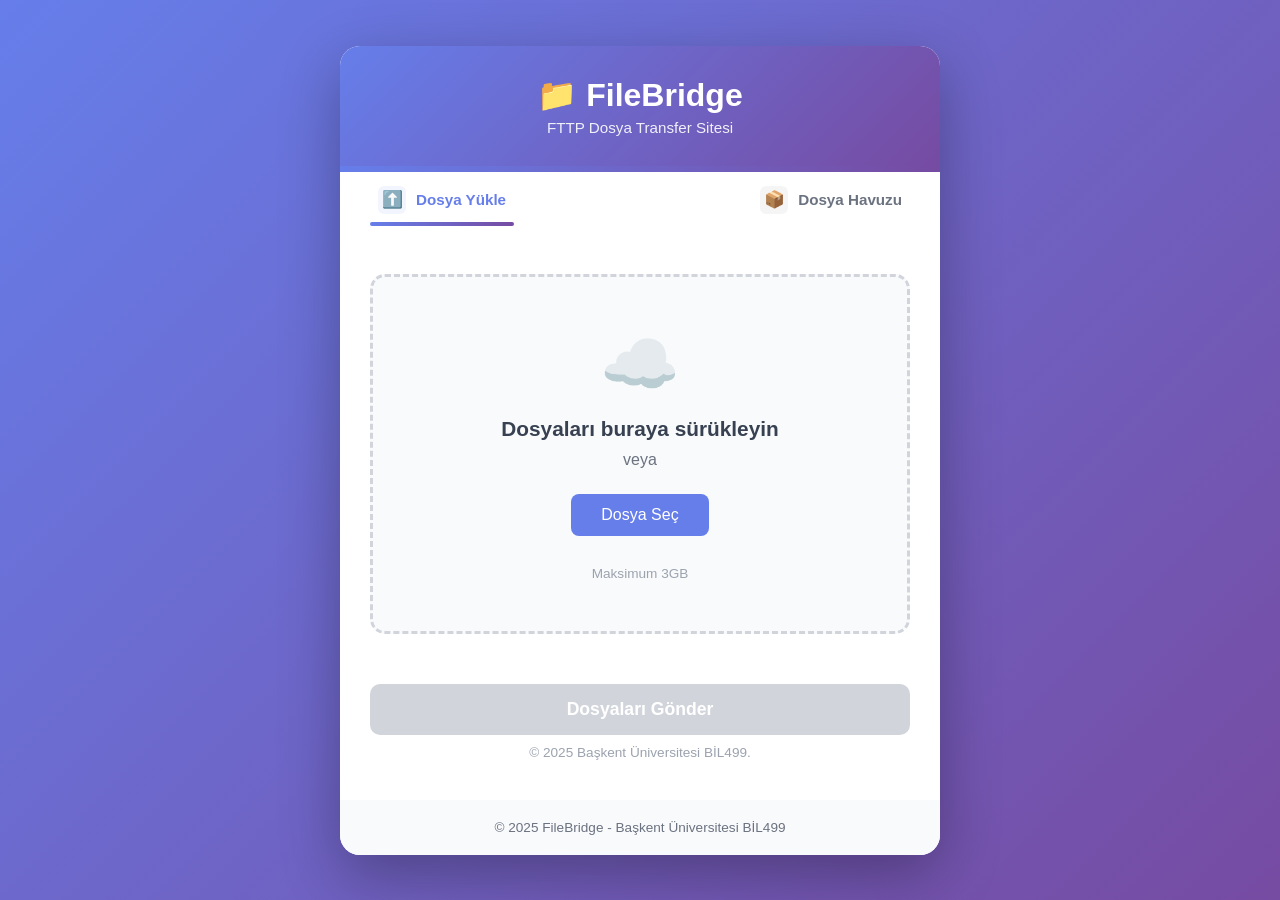
<file: FileBridge/upload/index.html>
<!DOCTYPE html>
<html lang="tr">

<head>
    <meta charset="UTF-8">
    <meta name="viewport" content="width=device-width, initial-scale=1.0">
    <title>FileBridge - Dosya Transfer</title>
    <link rel="stylesheet" href="style.css">
</head>

<body>
    <div class="container">
        <header>
            <h1>📁 FileBridge</h1>
            <p>FTTP Dosya Transfer Sitesi</p>
        </header>

        <nav class="page-tabs" aria-label="Sayfa sekmeleri">
            <a class="tab active" aria-current="page">
                <span class="tab-icon">⬆️</span>
                <span class="tab-label">Dosya Yükle</span>
            </a>
            <a class="tab" href="../pool/indexpool.html">
                <span class="tab-icon">📦</span>
                <span class="tab-label">Dosya Havuzu</span>
            </a>
        </nav>

        <main class="upload-section">
            <div class="upload-area" id="uploadArea">
                <div class="upload-icon">☁️</div>
                <h2>Dosyaları buraya sürükleyin</h2>
                <p>veya</p>
                <button class="btn-select" id="btnSelect">Dosya Seç</button>
                <input type="file" id="fileInput" multiple hidden>
                <span class="file-info">Maksimum 3GB</span>
            </div>

            <div class="file-list" id="fileList"></div>

            <button class="btn-upload" id="btnUpload" disabled title="© 2025 Başkent Üniversitesi BİL499.">
                Dosyaları Gönder
            </button>
            <div class="upload-note" id="uploadNote">© 2025 Başkent Üniversitesi BİL499.</div>
        </main>

        <footer>
            <p>© 2025 FileBridge - Başkent Üniversitesi BİL499</p>
        </footer>
    </div>

    <script src="script.js"></script>
</body>

</html>
</file>
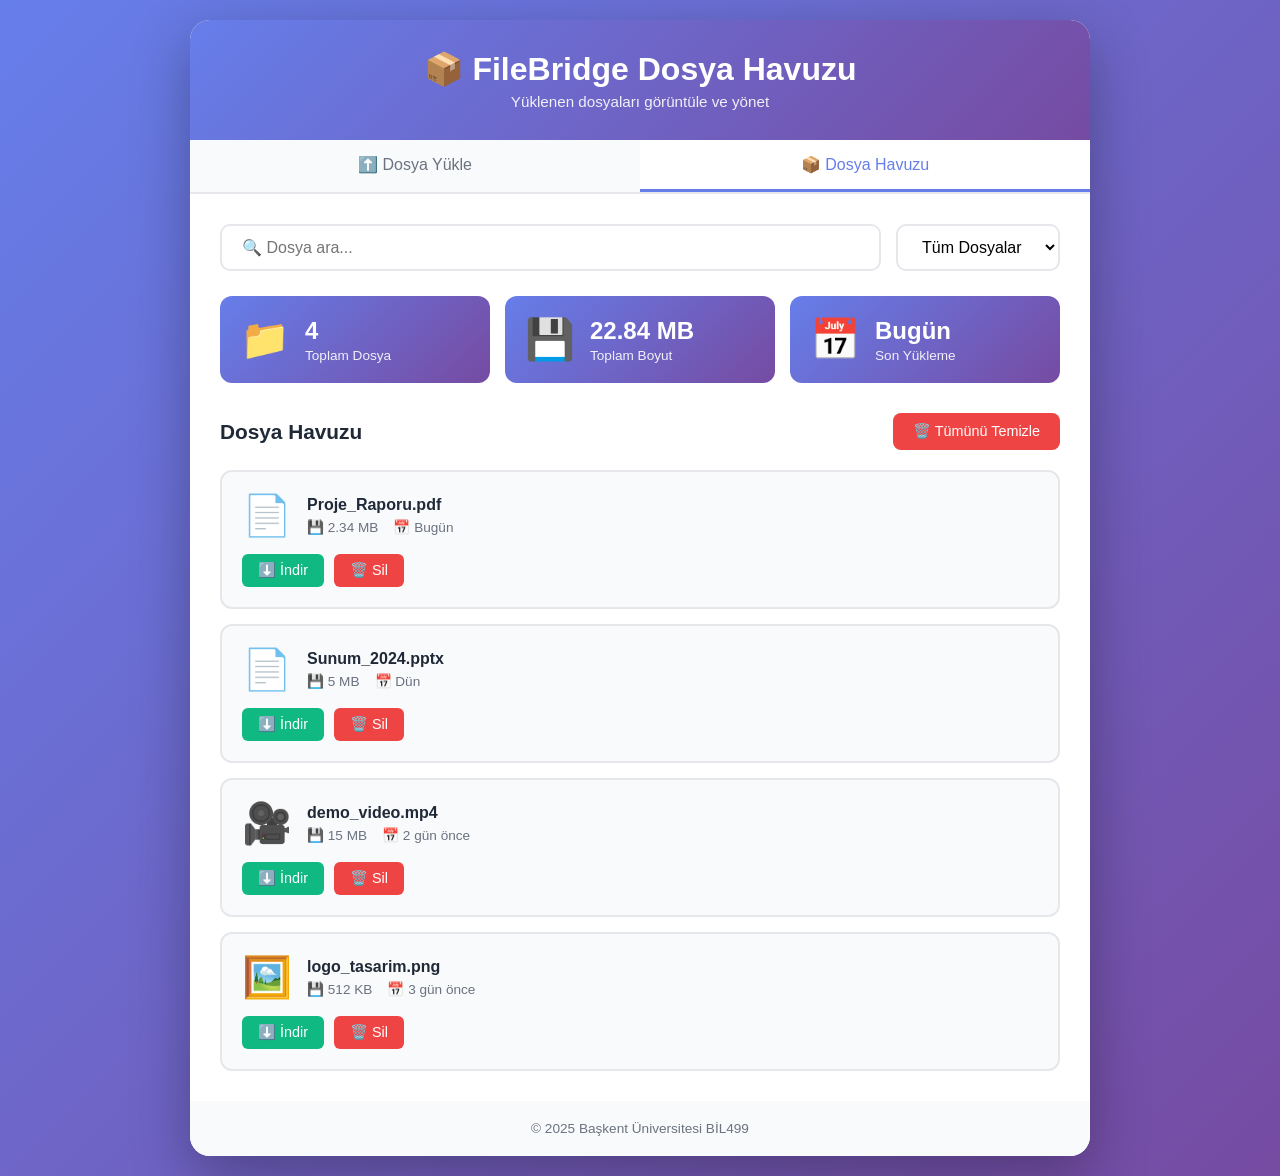
<file: FileBridge/pool/indexpool.html>
<!DOCTYPE html>
<html lang="tr">
<head>
    <meta charset="UTF-8">
    <meta name="viewport" content="width=device-width, initial-scale=1.0">
    <title>FileBridge Pool - Dosya Havuzu</title>
    <link rel="stylesheet" href="stylepool.css">
</head>
<body>
    <div class="container">
        <header>
            <h1>📦 FileBridge Dosya Havuzu</h1>
            <p>Yüklenen dosyaları görüntüle ve yönet</p>
        </header>

        <nav class="navigation">
            <a href="../upload/index.html" class="nav-link">
                ⬆️ Dosya Yükle
            </a>
            <a href="indexpool.html" class="nav-link active">
                📦 Dosya Havuzu
            </a>
        </nav>

        <main class="pool-section">
            <!-- Arama ve Filtre -->
            <div class="search-bar">
                <input 
                    type="text" 
                    id="searchInput" 
                    placeholder="🔍 Dosya ara..."
                    class="search-input"
                >
                <select id="filterType" class="filter-select">
                    <option value="all">Tüm Dosyalar</option>
                    <option value="image">Görseller</option>
                    <option value="document">Dökümanlar</option>
                    <option value="video">Videolar</option>
                    <option value="other">Diğer</option>
                </select>
            </div>

            <!-- İstatistikler -->
            <div class="stats">
                <div class="stat-card">
                    <div class="stat-icon">📁</div>
                    <div class="stat-info">
                        <h3 id="totalFiles">0</h3>
                        <p>Toplam Dosya</p>
                    </div>
                </div>
                <div class="stat-card">
                    <div class="stat-icon">💾</div>
                    <div class="stat-info">
                        <h3 id="totalSize">0 MB</h3>
                        <p>Toplam Boyut</p>
                    </div>
                </div>
                <div class="stat-card">
                    <div class="stat-icon">📅</div>
                    <div class="stat-info">
                        <h3 id="latestDate">-</h3>
                        <p>Son Yükleme</p>
                    </div>
                </div>
            </div>

            <!-- Dosya Listesi -->
            <div class="files-header">
                <h2>Dosya Havuzu</h2>
                <button class="btn-clear" id="btnClearAll">
                    🗑️ Tümünü Temizle
                </button>
            </div>

            <div class="files-container" id="filesContainer">
                <!-- Dosyalar JavaScript ile yüklenecek -->
            </div>

            <!-- Boş Durum -->
            <div class="empty-state" id="emptyState">
                <div class="empty-icon">📭</div>
                <h3>Henüz dosya yüklenmemiş</h3>
                <p>Dosya yüklemek için yukarıdaki butonu kullanın</p>
                <a href="../upload/index.html" class="btn-upload-link">Dosya Yükle</a>
            </div>
        </main>

        <footer>
            <p>© 2025 Başkent Üniversitesi BİL499</p>
        </footer>
    </div>

    <script src="scriptpool.js"></script>
</body>
</html>
</file>
<file: FileBridge/upload/style.css>
* {
    margin: 0;
    padding: 0;
    box-sizing: border-box;
}

body {
    font-family: 'Segoe UI', Tahoma, Geneva, Verdana, sans-serif;
    background: linear-gradient(135deg, #667eea 0%, #764ba2 100%);
    min-height: 100vh;
    display: flex;
    justify-content: center;
    align-items: center;
    padding: 20px;
}

.container {
    width: 100%;
    max-width: 600px;
    background: white;
    border-radius: 20px;
    box-shadow: 0 20px 60px rgba(0, 0, 0, 0.3);
    overflow: hidden;
}

header {
    background: linear-gradient(135deg, #667eea 0%, #764ba2 100%);
    color: white;
    padding: 30px;
    text-align: center;
}

header h1 {
    font-size: 2rem;
    margin-bottom: 5px;
}

header p {
    font-size: 0.95rem;
    opacity: 0.9;
}

/* Page tabs (Dosya Yükle / Dosya Havuzu) - keep the site's rounded, soft look */
.page-tabs {
    position: relative;
    display: flex;
    align-items: center;
    justify-content: space-between; /* left tab left, right tab right */
    padding: 8px 18px;
    background: #ffffff;
}

/* purple top stripe like the reference */
.page-tabs::before {
    content: '';
    position: absolute;
    left: 0;
    right: 0;
    top: 0;
    height: 6px;
    background: linear-gradient(90deg, #667eea 0%, #764ba2 100%);
}

.tab {
    position: relative;
    display: inline-flex;
    align-items: center;
    gap: 10px;
    padding: 12px 20px;
    border-radius: 8px;
    text-decoration: none;
    color: #6b7280;
    background: transparent;
    transition: background 0.18s ease, color 0.18s ease;
    font-weight: 700;
}

.tab:hover {
    color: #374151;
    background: rgba(102,126,234,0.04);
}

/* Active tab: purple text and an underline bar */
.tab.active {
    color: #667eea;
}

.tab.active::after {
    content: '';
    position: absolute;
    left: 12px;
    right: 12px;
    bottom: 0;
    height: 4px;
    border-radius: 4px;
    background: linear-gradient(90deg, #667eea 0%, #764ba2 100%);
}

.tab-icon {
    font-size: 1.05rem;
    display: inline-flex;
    align-items: center;
    justify-content: center;
    width: 28px;
    height: 28px;
    border-radius: 6px;
    background: rgba(102,126,234,0.08);
    color: #667eea;
}

.tab:not(.active) .tab-icon {
    background: rgba(0,0,0,0.04);
    color: #6b7280;
}

.tab-label {
    font-size: 0.95rem;
}

/* per-file select uyumu */
.file-type-select {
    padding: 8px 10px;
    border-radius: 8px;
    border: 1px solid #e5e7eb;
    background: #fff;
    font-weight: 600;
    color: #374151;
}

.file-type-select:focus {
    outline: none;
    box-shadow: 0 6px 18px rgba(102,126,234,0.08);
    border-color: rgba(102,126,234,0.16);
}

main {
    padding: 40px 30px;
}

.upload-area {
    border: 3px dashed #d1d5db;
    border-radius: 15px;
    padding: 50px 20px;
    text-align: center;
    transition: all 0.3s ease;
    cursor: pointer;
    background: #f9fafb;
}

.upload-area:hover {
    border-color: #667eea;
    background: #f3f4ff;
}

.upload-area.drag-over {
    border-color: #667eea;
    background: #e0e7ff;
    transform: scale(1.02);
}

.upload-icon {
    font-size: 4rem;
    margin-bottom: 15px;
}

.upload-area h2 {
    font-size: 1.3rem;
    color: #374151;
    margin-bottom: 10px;
}

.upload-area p {
    color: #6b7280;
    margin: 10px 0;
}

.btn-select {
    background: #667eea;
    color: white;
    border: none;
    padding: 12px 30px;
    border-radius: 8px;
    font-size: 1rem;
    cursor: pointer;
    transition: all 0.3s ease;
    margin: 15px 0;
}

.btn-select:hover {
    background: #5568d3;
    transform: translateY(-2px);
    box-shadow: 0 5px 15px rgba(102, 126, 234, 0.4);
}

.file-info {
    display: block;
    margin-top: 15px;
    font-size: 0.85rem;
    color: #9ca3af;
}

.file-list {
    margin: 25px 0;
    max-height: 250px;
    overflow-y: auto;
}

.file-item {
    display: flex;
    align-items: center;
    justify-content: space-between;
    background: #f3f4f6;
    padding: 15px;
    border-radius: 10px;
    margin-bottom: 10px;
    transition: all 0.3s ease;
}

.file-item:hover {
    background: #e5e7eb;
}

.file-item-info {
    display: flex;
    align-items: center;
    gap: 12px;
    flex: 1;
}

.file-item-icon {
    font-size: 1.5rem;
}

.file-item-details h4 {
    font-size: 0.95rem;
    color: #1f2937;
    margin-bottom: 3px;
}

.file-item-details p {
    font-size: 0.8rem;
    color: #6b7280;
}

.file-item-remove {
    background: #ef4444;
    color: white;
    border: none;
    width: 30px;
    height: 30px;
    border-radius: 50%;
    cursor: pointer;
    font-size: 1.2rem;
    transition: all 0.3s ease;
}

.file-item-remove:hover {
    background: #dc2626;
    transform: scale(1.1);
}

.btn-upload {
    width: 100%;
    background: #10b981;
    color: white;
    border: none;
    padding: 15px;
    border-radius: 10px;
    font-size: 1.1rem;
    font-weight: 600;
    cursor: pointer;
    transition: all 0.3s ease;
}

.btn-upload:hover:not(:disabled) {
    background: #059669;
    transform: translateY(-2px);
    box-shadow: 0 5px 15px rgba(16, 185, 129, 0.4);
}

.btn-upload:disabled {
    background: #d1d5db;
    cursor: not-allowed;
}

.progress-bar {
    width: 100%;
    height: 8px;
    background: #e5e7eb;
    border-radius: 10px;
    overflow: hidden;
    margin-top: 10px;
}

.progress-fill {
    height: 100%;
    background: linear-gradient(90deg, #667eea 0%, #764ba2 100%);
    width: 0%;
    transition: width 0.3s ease;
}

footer {
    background: #f9fafb;
    text-align: center;
    padding: 20px;
    color: #6b7280;
    font-size: 0.85rem;
}

.upload-note {
    margin-top: 10px;
    font-size: 0.85rem;
    color: #9ca3af;
    text-align: center;
}
</file>
<file: FileBridge/pool/stylepool.css>
* {
    margin: 0;
    padding: 0;
    box-sizing: border-box;
}

body {
    font-family: 'Segoe UI', Tahoma, Geneva, Verdana, sans-serif;
    background: linear-gradient(135deg, #667eea 0%, #764ba2 100%);
    min-height: 100vh;
    padding: 20px;
}

.container {
    width: 100%;
    max-width: 900px;
    margin: 0 auto;
    background: white;
    border-radius: 20px;
    box-shadow: 0 20px 60px rgba(0, 0, 0, 0.3);
    overflow: hidden;
}

header {
    background: linear-gradient(135deg, #667eea 0%, #764ba2 100%);
    color: white;
    padding: 30px;
    text-align: center;
}

header h1 {
    font-size: 2rem;
    margin-bottom: 5px;
}

header p {
    font-size: 0.95rem;
    opacity: 0.9;
}

/* Navigation */
.navigation {
    display: flex;
    background: #f9fafb;
    border-bottom: 2px solid #e5e7eb;
}

.nav-link {
    flex: 1;
    padding: 15px 20px;
    text-align: center;
    text-decoration: none;
    color: #6b7280;
    font-weight: 500;
    transition: all 0.3s ease;
    border-bottom: 3px solid transparent;
}

.nav-link:hover {
    background: #f3f4f6;
    color: #667eea;
}

.nav-link.active {
    color: #667eea;
    background: white;
    border-bottom-color: #667eea;
}

main {
    padding: 30px;
}

/* Search Bar */
.search-bar {
    display: flex;
    gap: 15px;
    margin-bottom: 25px;
}

.search-input {
    flex: 1;
    padding: 12px 20px;
    border: 2px solid #e5e7eb;
    border-radius: 10px;
    font-size: 1rem;
    transition: all 0.3s ease;
}

.search-input:focus {
    outline: none;
    border-color: #667eea;
    box-shadow: 0 0 0 3px rgba(102, 126, 234, 0.1);
}

.filter-select {
    padding: 12px 20px;
    border: 2px solid #e5e7eb;
    border-radius: 10px;
    font-size: 1rem;
    background: white;
    cursor: pointer;
    transition: all 0.3s ease;
}

.filter-select:focus {
    outline: none;
    border-color: #667eea;
}

/* Stats */
.stats {
    display: grid;
    grid-template-columns: repeat(auto-fit, minmax(200px, 1fr));
    gap: 15px;
    margin-bottom: 30px;
}

.stat-card {
    background: linear-gradient(135deg, #667eea 0%, #764ba2 100%);
    padding: 20px;
    border-radius: 12px;
    display: flex;
    align-items: center;
    gap: 15px;
    color: white;
}

.stat-icon {
    font-size: 2.5rem;
}

.stat-info h3 {
    font-size: 1.5rem;
    margin-bottom: 3px;
}

.stat-info p {
    font-size: 0.85rem;
    opacity: 0.9;
}

/* Files Header */
.files-header {
    display: flex;
    justify-content: space-between;
    align-items: center;
    margin-bottom: 20px;
}

.files-header h2 {
    color: #1f2937;
    font-size: 1.3rem;
}

.btn-clear {
    background: #ef4444;
    color: white;
    border: none;
    padding: 10px 20px;
    border-radius: 8px;
    font-size: 0.9rem;
    cursor: pointer;
    transition: all 0.3s ease;
}

.btn-clear:hover {
    background: #dc2626;
    transform: translateY(-2px);
    box-shadow: 0 5px 15px rgba(239, 68, 68, 0.4);
}

/* Files Container */
.files-container {
    display: grid;
    gap: 15px;
}

.file-card {
    background: #f9fafb;
    border: 2px solid #e5e7eb;
    border-radius: 12px;
    padding: 20px;
    transition: all 0.3s ease;
}

.file-card:hover {
    border-color: #667eea;
    box-shadow: 0 5px 15px rgba(102, 126, 234, 0.1);
    transform: translateY(-2px);
}

.file-card-header {
    display: flex;
    align-items: center;
    gap: 15px;
    margin-bottom: 15px;
}

.file-type-icon {
    font-size: 2.5rem;
}

.file-card-info {
    flex: 1;
}

.file-card-info h3 {
    color: #1f2937;
    font-size: 1rem;
    margin-bottom: 5px;
    word-break: break-all;
}

.file-card-meta {
    display: flex;
    gap: 15px;
    font-size: 0.85rem;
    color: #6b7280;
}

.file-card-actions {
    display: flex;
    gap: 10px;
}

.btn-action {
    padding: 8px 16px;
    border: none;
    border-radius: 6px;
    font-size: 0.9rem;
    cursor: pointer;
    transition: all 0.3s ease;
    display: flex;
    align-items: center;
    gap: 5px;
}

.btn-download {
    background: #10b981;
    color: white;
}

.btn-download:hover {
    background: #059669;
    transform: translateY(-2px);
}

.btn-delete {
    background: #ef4444;
    color: white;
}

.btn-delete:hover {
    background: #dc2626;
    transform: translateY(-2px);
}

/* Empty State */
.empty-state {
    text-align: center;
    padding: 60px 20px;
    display: none;
}

.empty-state.show {
    display: block;
}

.empty-icon {
    font-size: 5rem;
    margin-bottom: 20px;
}

.empty-state h3 {
    color: #1f2937;
    font-size: 1.5rem;
    margin-bottom: 10px;
}

.empty-state p {
    color: #6b7280;
    margin-bottom: 25px;
}

.btn-upload-link {
    display: inline-block;
    background: #667eea;
    color: white;
    padding: 12px 30px;
    border-radius: 8px;
    text-decoration: none;
    transition: all 0.3s ease;
}

.btn-upload-link:hover {
    background: #5568d3;
    transform: translateY(-2px);
    box-shadow: 0 5px 15px rgba(102, 126, 234, 0.4);
}

footer {
    background: #f9fafb;
    text-align: center;
    padding: 20px;
    color: #6b7280;
    font-size: 0.85rem;
}

/* Responsive Design */
@media (max-width: 768px) {
    .container {
        border-radius: 0;
    }
    
    header h1 {
        font-size: 1.5rem;
    }
    
    main {
        padding: 20px;
    }
    
    .search-bar {
        flex-direction: column;
    }
    
    .stats {
        grid-template-columns: 1fr;
    }
    
    .files-header {
        flex-direction: column;
        gap: 15px;
        align-items: flex-start;
    }
    
    .btn-clear {
        width: 100%;
    }
    
    .file-card-header {
        flex-direction: column;
        align-items: flex-start;
    }
    
    .file-card-actions {
        width: 100%;
        flex-direction: column;
    }
    
    .btn-action {
        width: 100%;
        justify-content: center;
    }
}
</file>
